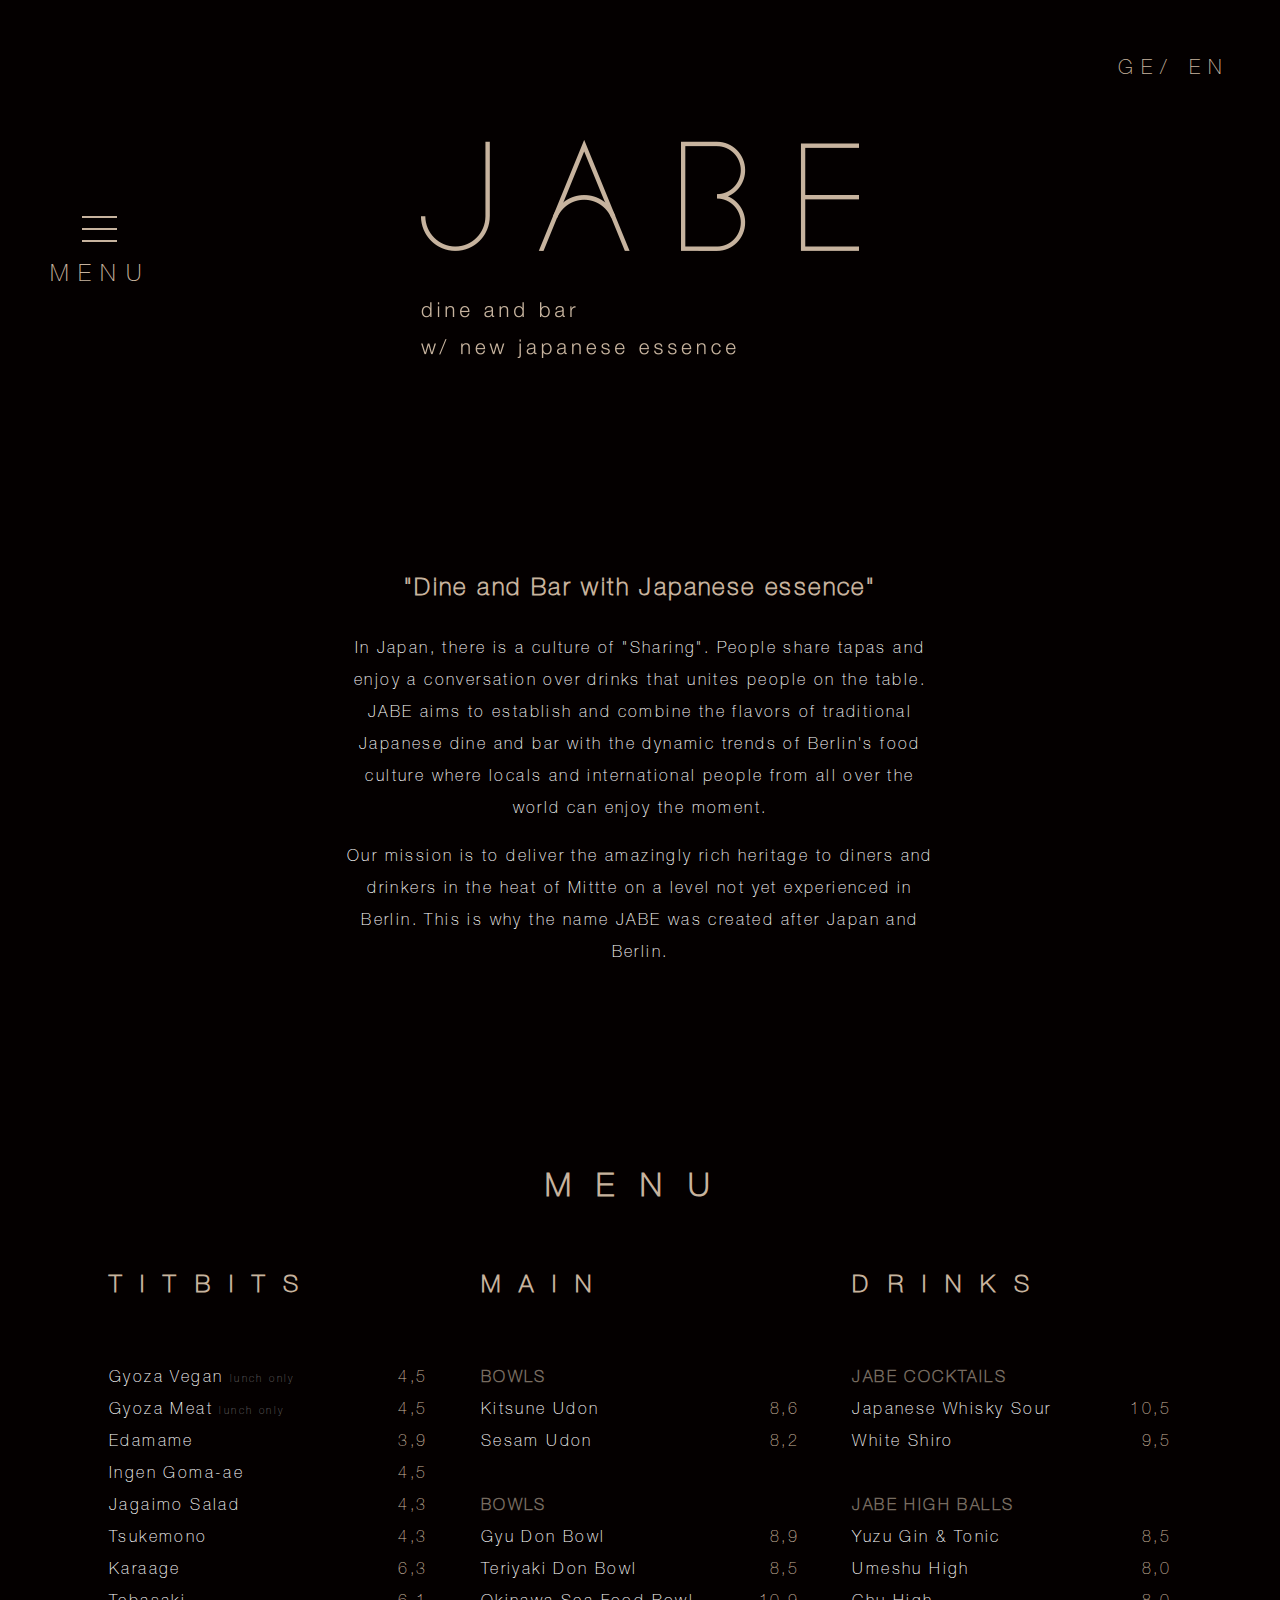
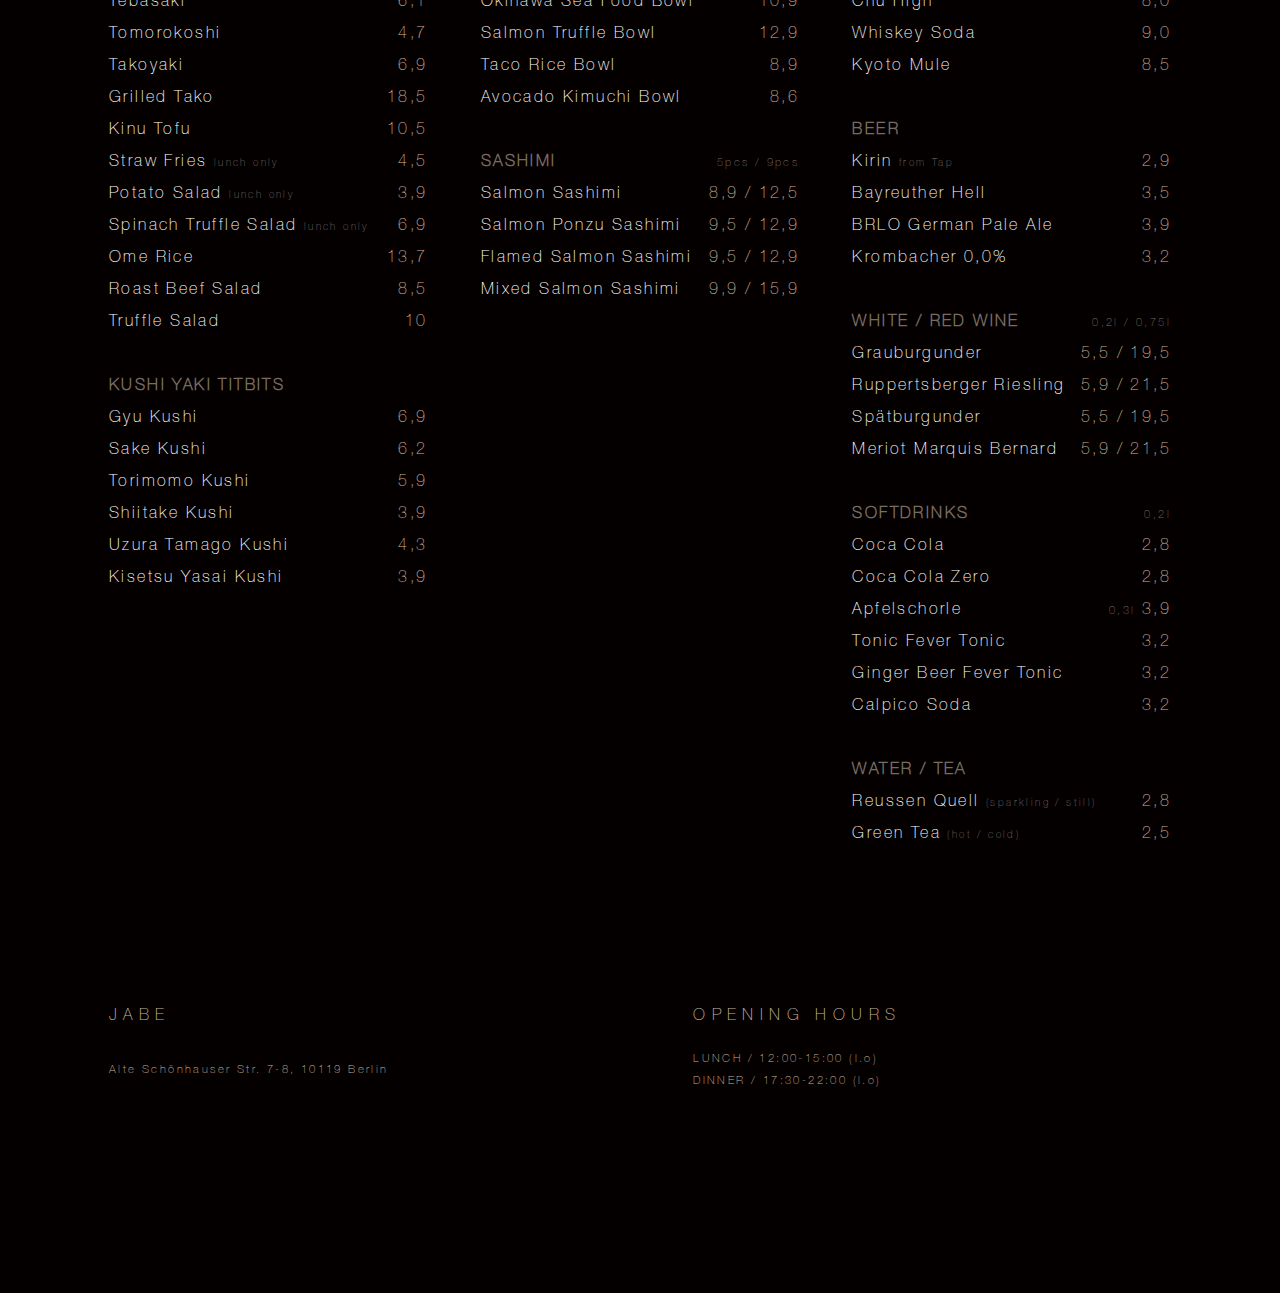
<file: Backup/index.html>
﻿<!DOCTYPE html>
<html lang="GE">
	<head>
		<meta charset="uft-8">
		 <meta name="viewport" content="width=device-width, initial-scale=1">
		 <meta name="author" content="Priska Kohnen">
		 <meta name="date" content="2019-08-17T11:32:37+02:00">
		 <meta name="description" content="Dine and Bar with Japanese essence. Our mission is to deliver the amazingly rich heritage to diners and drinkers in the heat of Mittte on a level not yet experienced in Berlin. This is why the name JABE was created after Japan and Berlin.">
		<title>JABE</title>
		<link rel="stylesheet" href="styles.css">
	</head>
	<body>
		<header class="copper less_spaced_letters">
			<!--a class="copper" href="https://www.quandoo.de/place/udon-gyoza-izakaya-53412">
				RESERVATION
			</a--> 
			<div class="quandoo-widget-builder" data-config='{"format":"text-button","bgcolor":"#040000","txcolor":"#c7b39e","merchant":53412,"txt":"RESERVATION"}'></div>
			<div>GE/ EN</div>
		</header>
		<nav class="copper">
			<div class="menu">
				<div class="bar1"></div>
				<div class="bar2"></div>
				<div class="bar3"></div>
				<span class="less_spaced_letters">MENU</span>
			</div>
			<div class="logo">
				<img src="jabe-logo.png" alt="JABE-Logo"/><!--br><br>
				<span>dine and bar</span><br>
				<span>w/ new japanese essence</span-->
			</div>
		</nav>

		<div class="menu_toggle hidden">
			<div class="container_left">
				<span class="link copper">CONCEPT</span>
				<span class="link copper">MENU</span>
				<span class="link copper">ACCESS</span>
				<span class="link copper">NEWS</span>
			</div>
			<div class="container_right">
				<span class="input copper less_spaced_letters">JABE</span>
				<span class="input small">Alte Schönhauser Str. 7-8, 10119 Berlin</span>
				<span class="input copper less_spaced_letters">OPENING HOURS</span>
				<div class="input small">
LUNCH / 12:00-15:00 (l.o)<br>
					DINNER / 17:30-22:00 (l.o)<br>
				
			
				</div>
			</div>
		</div>
		<div class="upper_content center hide_on_menu_toggle">
			<h2 class="copper center">"Dine and Bar with Japanese essence"</h2>
			<p class="center">
				In Japan, there is a culture of "Sharing". People share tapas and enjoy a conversation over drinks that unites people on the table. JABE aims to establish and combine the flavors of traditional Japanese dine and bar with the dynamic trends of Berlin's food culture where locals and international people from all over the world can enjoy the moment.
			</p>
			<p class="center">
				Our mission is to deliver the amazingly rich heritage to diners and drinkers in the heat of Mittte on a level not yet experienced in Berlin. This is why the name JABE was created after Japan and Berlin.
			</p>
		</div>
		
		<h1 class="copper spaced_letters hide_on_menu_toggle">MENU</h1>
		<div class="menu_container hide_on_menu_toggle">
			<div class="menu_part">
				<h2 class="copper spaced_letters">TITBITS</h2><br>
				<span class="dish">Gyoza Vegan <small style="font-size: 10px; color: #747474">lunch only</small><span class="price copper">4,5</span></span>
				<span class="dish">Gyoza Meat <small style="font-size: 10px; color: #747474">lunch only</small><span class="price copper">4,5</span></span>
				<span class="dish">Edamame<span class="price copper">3,9</span></span>
				<span class="dish">Ingen Goma-ae<span class="price copper">4,5</span></span>
				<span class="dish">Jagaimo Salad<span class="price copper">4,3</span></span>
				<span class="dish">Tsukemono<span class="price copper">4,3</span></span>
				<span class="dish">Karaage<span class="price copper">6,3</span></span>
				<span class="dish">Tebasaki<span class="price copper">6,1</span></span>
				<span class="dish">Tomorokoshi<span class="price copper">4,7</span></span>
				<span class="dish">Takoyaki<span class="price copper">6,9</span></span>
				<span class="dish">Grilled Tako<span class="price copper">18,5</span></span>
				<span class="dish">Kinu Tofu<span class="price copper">10,5</span></span>
				<span class="dish">Straw Fries <small style="font-size: 10px; color: #747474">lunch only</small><span class="price copper">4,5</span></span>
				<span class="dish">Potato Salad <small style="font-size: 10px; color: #747474">lunch only</small><span class="price copper">3,9</span></span>
				<span class="dish">Spinach Truffle Salad <small style="font-size: 10px; color: #747474">lunch only</small><span class="price copper">6,9</span></span>
				<span class="dish">Ome Rice<span class="price copper">13,7</span></span>
				<span class="dish">Roast Beef Salad<span class="price copper">8,5</span></span>
				<span class="dish">Truffle Salad<span class="price copper">10</span></span>
				<br>
				<span class="dish"><b style="color: #776c60;">KUSHI YAKI TITBITS</b></span>
				<span class="dish">Gyu Kushi<span class="price copper">6,9</span></span>
				<span class="dish">Sake Kushi<span class="price copper">6,2</span></span>
				<span class="dish">Torimomo Kushi<span class="price copper">5,9</span></span>
				<span class="dish">Shiitake Kushi<span class="price copper">3,9</span></span>
				<span class="dish">Uzura Tamago Kushi<span class="price copper">4,3</span></span>
				<span class="dish">Kisetsu Yasai Kushi<span class="price copper">3,9</span></span>
			</div>
			<div class="menu_part">
				<h2 class="copper spaced_letters">MAIN</h2><br>
				<span class="dish"><b style="color: #776c60;">BOWLS</b></span>
				<span class="dish">Kitsune Udon<span class="price copper">8,6</span></span>
				<span class="dish">Sesam Udon<span class="price copper">8,2</span></span>
				<br>
				<span class="dish"><b style="color: #776c60;">BOWLS</b></span>
				<span class="dish">Gyu Don Bowl<span class="price copper">8,9</span></span>
				<span class="dish">Teriyaki Don Bowl <span class="price copper">8,5</span></span>
				<span class="dish">Okinawa Sea Food Bowl <span class="price copper">10,9</span></span>
				<span class="dish">Salmon Truffle Bowl<span class="price copper">12,9</span></span>
				<span class="dish">Taco Rice Bowl<span class="price copper">8,9</span></span>
				<span class="dish">Avocado Kimuchi Bowl<span class="price copper">8,6</span></span>
				<br>
				<span class="dish"><b style="color: #776c60;">SASHIMI</b><span class="price copper"><small style="font-size: 11px; color: #776c60">5pcs / 9pcs</small></span></span>
				<span class="dish">Salmon Sashimi<span class="price copper">8,9 / 12,5</span></span>
				<span class="dish">Salmon Ponzu Sashimi<span class="price copper">9,5 / 12,9</span></span>
				<span class="dish">Flamed Salmon Sashimi <span class="price copper">9,5 / 12,9</span></span>
				<span class="dish">Mixed Salmon Sashimi<span class="price copper">9,9 / 15,9</span></span>
			</div>
			<div class="menu_part">
				<h2 class="copper spaced_letters">DRINKS</h2><br>
				<span class="dish"><b style="color: #776c60;">JABE COCKTAILS</b></span>
				<span class="dish">Japanese Whisky Sour<span class="price copper">10,5</span></span>
				<span class="dish">White Shiro<span class="price copper">9,5</span></span>
				<br>
				<span class="dish"><b style="color: #776c60;">JABE HIGH BALLS</b></span>
				<span class="dish">Yuzu Gin & Tonic<span class="price copper">8,5</span></span>
				<span class="dish">Umeshu High<span class="price copper">8,0</span></span>
				<span class="dish">Chu High<span class="price copper">8,0</span></span>
				<span class="dish">Whiskey Soda<span class="price copper">9,0</span></span>
				<span class="dish">Kyoto Mule<span class="price copper">8,5</span></span>
				<br>
				<span class="dish"><b style="color: #776c60;">BEER</b></span>
				<span class="dish">Kirin <small style="font-size: 10px; color: #747474">from Tap</small><span class="price copper">2,9</span></span>
				<span class="dish">Bayreuther Hell<span class="price copper">3,5</span></span>
				<span class="dish">BRLO German Pale Ale<span class="price copper">3,9</span></span>
				<span class="dish">Krombacher 0,0%<span class="price copper">3,2</span></span>
				<br>
				<span class="dish"><b style="color: #776c60;">WHITE / RED WINE</b><span class="price copper"><small style="font-size: 11px; color: #776c60">0,2l / 0,75l</small></span></span>
				<span class="dish">Grauburgunder<span class="price copper">5,5 / 19,5</span></span>
				<span class="dish">Ruppertsberger Riesling<span class="price copper">5,9 / 21,5</span></span>
				<span class="dish">Spätburgunder<span class="price copper">5,5 / 19,5</span></span>
				<span class="dish">Meriot Marquis Bernard<span class="price copper">5,9 / 21,5</span></span>
				<br>
				<span class="dish"><b style="color: #776c60;">SOFTDRINKS</b><span class="price copper"><small style="font-size: 11px; color: #776c60">0,2l</small></span></span>
				<span class="dish">Coca Cola<span class="price copper">2,8</span></span>
				<span class="dish">Coca Cola Zero<span class="price copper">2,8</span></span>
				<span class="dish">Apfelschorle<span class="price copper"><small style="font-size: 11px; color: #776c60">0,3l</small> 3,9</span></span>
				<span class="dish">Tonic Fever Tonic <span class="price copper">3,2</span></span>
				<span class="dish">Ginger Beer Fever Tonic<span class="price copper">3,2</span></span>
				<span class="dish">Calpico Soda<span class="price copper">3,2</span></span>
				<br>
				<span class="dish"><b style="color: #776c60;">WATER / TEA</b></span>
				<span class="dish">Reussen Quell <small style="font-size: 10px; color: #747474">(sparkling / still)</small><span class="price copper">2,8</span></span>
				<span class="dish">Green Tea <small style="font-size: 10px; color: #747474">(hot / cold)</small><span class="price copper">2,5</span></span>
				</div>
			</div>
		<footer class="hide_on_menu_toggle">
			<div class="upper_footer">
				<span class="copper less_spaced_letters">JABE</span>
				<span class="copper less_spaced_letters">OPENING HOURS</span>
			</div>
			<div class="lower_footer">
				<span class="input copper small">Alte Schönhauser Str. 7-8, 10119 Berlin</span>
				<div class="input copper small">
LUNCH / 12:00-15:00 (l.o)<br>					
DINNER / 17:30-22:00 (l.o)<br>
					
				</div>
			</div>
		</footer>
	</body>

	<script src="https://ajax.googleapis.com/ajax/libs/jquery/3.4.1/jquery.min.js"></script>
	<script src="https://s3-eu-west-1.amazonaws.com/quandoo-website/widget-builder/quandoo-widget-builder.js"></script>
	<script type="text/javascript">
		$(document).ready(function(){
			var menu_width = $('.menu').outerWidth(true);
			if ($(window).width() <= 500 ){
					$('.logo').css('padding-right',menu_width/2);
				}
				else{
					$('.logo').css('padding-right',menu_width);
				}
			$(window).resize(function(){
				menu_width = $('.menu').outerWidth(true);
				if ($(window).width() <= 500 ){
					$('.logo').css('padding-right',menu_width/2);
				}
				else{
					$('.logo').css('padding-right',menu_width);
				}
			})
			$('.menu').click(function(){
				$(this).toggleClass('change');
				$('.menu_toggle').toggleClass('hidden');
				if($(this).hasClass('change')){
					$(this).children('span').html('CLOSE');
					$('.hide_on_menu_toggle').hide();
				}
				else{
					$(this).children('span').html('MENU');
					$('.hide_on_menu_toggle').show();
					$('.menu_container.hide_on_menu_toggle').css('display','flex');
				}
				
			})
		});
	</script>
</html>
</file>
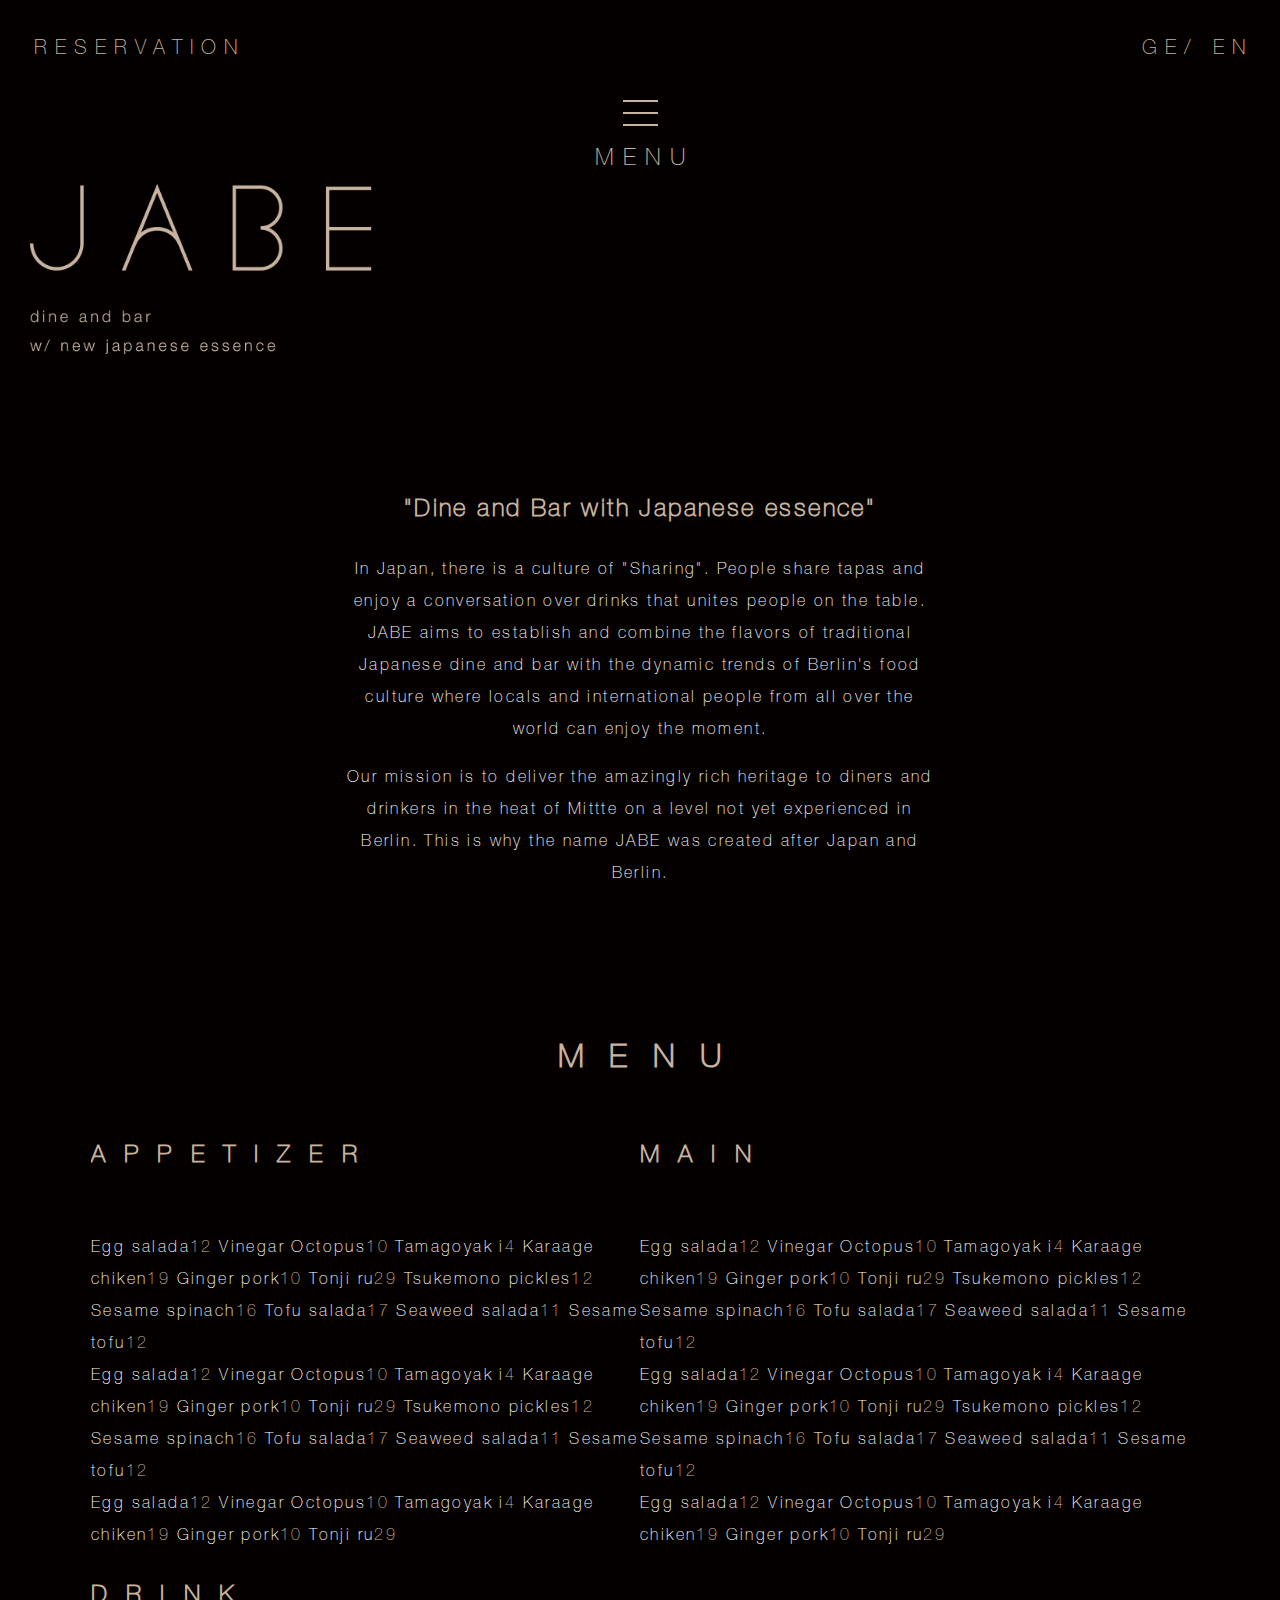
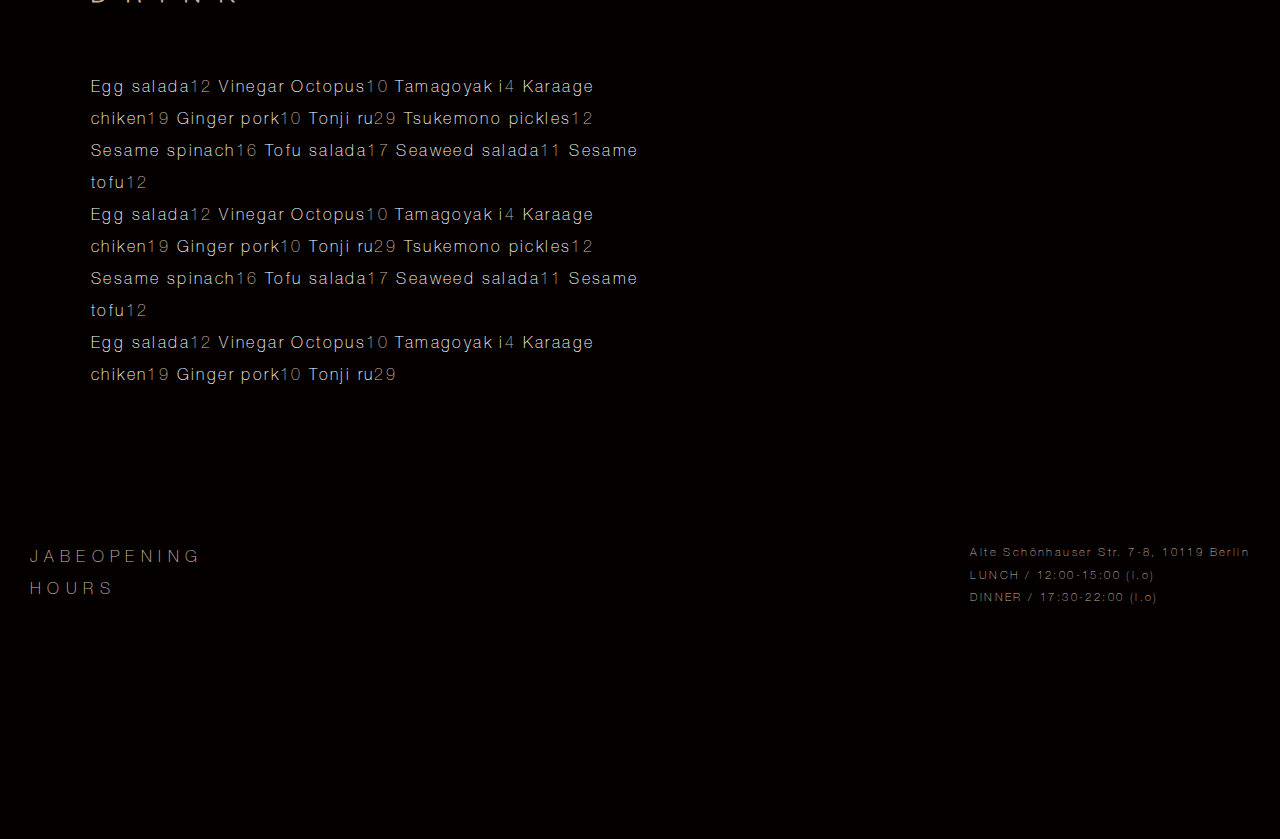
<file: index_back.html>
﻿<!DOCTYPE html>
<html lang="GE">
	<head>
		<meta charset="uft-8">
		 <meta name="viewport" content="width=device-width, initial-scale=1">
		 <meta name="author" content="Priska Kohnen">
		 <meta name="date" content="2019-08-17T11:32:37+02:00">
		 <meta name="description" content="Dine and Bar with Japanese essence. Our mission is to deliver the amazingly rich heritage to diners and drinkers in the heat of Mittte on a level not yet experienced in Berlin. This is why the name JABE was created after Japan and Berlin.">
		<title>JABE</title>
		<link rel="stylesheet" href="styles.css">
	</head>
	<body>
		<header class="copper less_spaced_letters">
			<a class="copper" href="#">
				RESERVATION
			</a> 
			<div>GE/ EN</div>
		</header>
		<nav class="copper">
			<div class="menu">
				<div class="bar1"></div>
				<div class="bar2"></div>
				<div class="bar3"></div>
				<span class="less_spaced_letters">MENU</span>
			</div>
			<div class="logo">
				<img src="jabe-logo.png" alt="JABE-Logo"/><!--br><br>
				<span>dine and bar</span><br>
				<span>w/ new japanese essence</span-->
			</div>
		</nav>

		<div class="menu_toggle hidden">
			<div class="container_left">
				<span class="link copper">CONCEPT</span>
				<span class="link copper">MENU</span>
				<span class="link copper">ACCESS</span>
				<span class="link copper">NEWS</span>
			</div>
			<div class="container_right">
				<span class="input copper less_spaced_letters">JABE</span>
				<span class="input small">Alte Schönhauser Str. 7-8, 10119 Berlin</span>
				<span class="input copper less_spaced_letters">OPENING HOURS</span>
				<div class="input small">
LUNCH / 12:00-15:00 (l.o)<br>
					DINNER / 17:30-22:00 (l.o)<br>
				
			
				</div>
			</div>
		</div>
		<div class="upper_content center hide_on_menu_toggle">
			<h2 class="copper center">"Dine and Bar with Japanese essence"</h2>
			<p class="center">
				In Japan, there is a culture of "Sharing". People share tapas and enjoy a conversation over drinks that unites people on the table. JABE aims to establish and combine the flavors of traditional Japanese dine and bar with the dynamic trends of Berlin's food culture where locals and international people from all over the world can enjoy the moment.
			</p>
			<p class="center">
				Our mission is to deliver the amazingly rich heritage to diners and drinkers in the heat of Mittte on a level not yet experienced in Berlin. This is why the name JABE was created after Japan and Berlin.
			</p>
		</div>
		
		<h1 class="copper spaced_letters hide_on_menu_toggle">MENU</h1>
		<div class="menu_container hide_on_menu_toggle">
			<div class="menu_part">
				<h2 class="copper spaced_letters">APPETIZER</h2><br>
				<span class="dish">Egg salada<span class="price copper">12</span></span>
				<span class="dish">Vinegar Octopus<span class="price copper">10</span></span>
				<span class="dish">Tamagoyak i<span class="price copper">4</span></span>
				<span class="dish">Karaage chiken<span class="price copper">19</span></span>
				<span class="dish">Ginger pork<span class="price copper">10</span></span>
				<span class="dish">Tonji ru<span class="price copper">29</span></span>
				<span class="dish">Tsukemono pickles<span class="price copper">12</span></span>
				<span class="dish">Sesame spinach<span class="price copper">16</span></span>
				<span class="dish">Tofu salada<span class="price copper">17</span></span>
				<span class="dish">Seaweed salada<span class="price copper">11</span></span>
				<span class="dish">Sesame tofu<span class="price copper">12</span></span>
				<br>
				<span class="dish">Egg salada<span class="price copper">12</span></span>
				<span class="dish">Vinegar Octopus<span class="price copper">10</span></span>
				<span class="dish">Tamagoyak i<span class="price copper">4</span></span>
				<span class="dish">Karaage chiken<span class="price copper">19</span></span>
				<span class="dish">Ginger pork<span class="price copper">10</span></span>
				<span class="dish">Tonji ru<span class="price copper">29</span></span>
				<span class="dish">Tsukemono pickles<span class="price copper">12</span></span>
				<span class="dish">Sesame spinach<span class="price copper">16</span></span>
				<span class="dish">Tofu salada<span class="price copper">17</span></span>
				<span class="dish">Seaweed salada<span class="price copper">11</span></span>
				<span class="dish">Sesame tofu<span class="price copper">12</span></span>
				<br>
				<span class="dish">Egg salada<span class="price copper">12</span></span>
				<span class="dish">Vinegar Octopus<span class="price copper">10</span></span>
				<span class="dish">Tamagoyak i<span class="price copper">4</span></span>
				<span class="dish">Karaage chiken<span class="price copper">19</span></span>
				<span class="dish">Ginger pork<span class="price copper">10</span></span>
				<span class="dish">Tonji ru<span class="price copper">29</span></span>
			</div>
			<div class="menu_part">
				<h2 class="copper spaced_letters">MAIN</h2><br>
				<span class="dish">Egg salada<span class="price copper">12</span></span>
				<span class="dish">Vinegar Octopus<span class="price copper">10</span></span>
				<span class="dish">Tamagoyak i<span class="price copper">4</span></span>
				<span class="dish">Karaage chiken<span class="price copper">19</span></span>
				<span class="dish">Ginger pork<span class="price copper">10</span></span>
				<span class="dish">Tonji ru<span class="price copper">29</span></span>
				<span class="dish">Tsukemono pickles<span class="price copper">12</span></span>
				<span class="dish">Sesame spinach<span class="price copper">16</span></span>
				<span class="dish">Tofu salada<span class="price copper">17</span></span>
				<span class="dish">Seaweed salada<span class="price copper">11</span></span>
				<span class="dish">Sesame tofu<span class="price copper">12</span></span>
				<br>
				<span class="dish">Egg salada<span class="price copper">12</span></span>
				<span class="dish">Vinegar Octopus<span class="price copper">10</span></span>
				<span class="dish">Tamagoyak i<span class="price copper">4</span></span>
				<span class="dish">Karaage chiken<span class="price copper">19</span></span>
				<span class="dish">Ginger pork<span class="price copper">10</span></span>
				<span class="dish">Tonji ru<span class="price copper">29</span></span>
				<span class="dish">Tsukemono pickles<span class="price copper">12</span></span>
				<span class="dish">Sesame spinach<span class="price copper">16</span></span>
				<span class="dish">Tofu salada<span class="price copper">17</span></span>
				<span class="dish">Seaweed salada<span class="price copper">11</span></span>
				<span class="dish">Sesame tofu<span class="price copper">12</span></span>
				<br>
				<span class="dish">Egg salada<span class="price copper">12</span></span>
				<span class="dish">Vinegar Octopus<span class="price copper">10</span></span>
				<span class="dish">Tamagoyak i<span class="price copper">4</span></span>
				<span class="dish">Karaage chiken<span class="price copper">19</span></span>
				<span class="dish">Ginger pork<span class="price copper">10</span></span>
				<span class="dish">Tonji ru<span class="price copper">29</span></span>
			</div>
			<div class="menu_part">
				<h2 class="copper spaced_letters">DRINK</h2><br>
				<span class="dish">Egg salada<span class="price copper">12</span></span>
				<span class="dish">Vinegar Octopus<span class="price copper">10</span></span>
				<span class="dish">Tamagoyak i<span class="price copper">4</span></span>
				<span class="dish">Karaage chiken<span class="price copper">19</span></span>
				<span class="dish">Ginger pork<span class="price copper">10</span></span>
				<span class="dish">Tonji ru<span class="price copper">29</span></span>
				<span class="dish">Tsukemono pickles<span class="price copper">12</span></span>
				<span class="dish">Sesame spinach<span class="price copper">16</span></span>
				<span class="dish">Tofu salada<span class="price copper">17</span></span>
				<span class="dish">Seaweed salada<span class="price copper">11</span></span>
				<span class="dish">Sesame tofu<span class="price copper">12</span></span>
				<br>
				<span class="dish">Egg salada<span class="price copper">12</span></span>
				<span class="dish">Vinegar Octopus<span class="price copper">10</span></span>
				<span class="dish">Tamagoyak i<span class="price copper">4</span></span>
				<span class="dish">Karaage chiken<span class="price copper">19</span></span>
				<span class="dish">Ginger pork<span class="price copper">10</span></span>
				<span class="dish">Tonji ru<span class="price copper">29</span></span>
				<span class="dish">Tsukemono pickles<span class="price copper">12</span></span>
				<span class="dish">Sesame spinach<span class="price copper">16</span></span>
				<span class="dish">Tofu salada<span class="price copper">17</span></span>
				<span class="dish">Seaweed salada<span class="price copper">11</span></span>
				<span class="dish">Sesame tofu<span class="price copper">12</span></span>
				<br>
				<span class="dish">Egg salada<span class="price copper">12</span></span>
				<span class="dish">Vinegar Octopus<span class="price copper">10</span></span>
				<span class="dish">Tamagoyak i<span class="price copper">4</span></span>
				<span class="dish">Karaage chiken<span class="price copper">19</span></span>
				<span class="dish">Ginger pork<span class="price copper">10</span></span>
				<span class="dish">Tonji ru<span class="price copper">29</span></span>
				</div>
			</div>
		<footer class="hide_on_menu_toggle">
			<div class="upper_footer">
				<span class="copper less_spaced_letters">JABE</span>
				<span class="copper less_spaced_letters">OPENING HOURS</span>
			</div>
			<div class="lower_footer">
				<span class="input copper small">Alte Schönhauser Str. 7-8, 10119 Berlin</span>
				<div class="input copper small">
LUNCH / 12:00-15:00 (l.o)<br>					
DINNER / 17:30-22:00 (l.o)<br>
					
				</div>
			</div>
		</footer>
	</body>
	<script src="https://ajax.googleapis.com/ajax/libs/jquery/3.4.1/jquery.min.js"></script>
	<script type="text/javascript">
		$(document).ready(function(){
			var menu_width = $('.menu').outerWidth(true);
			if ($(window).width() <= 500 ){
					$('.logo').css('padding-right',menu_width/2);
				}
				else{
					$('.logo').css('padding-right',menu_width);
				}
			$(window).resize(function(){
				menu_width = $('.menu').outerWidth(true);
				if ($(window).width() <= 500 ){
					$('.logo').css('padding-right',menu_width/2);
				}
				else{
					$('.logo').css('padding-right',menu_width);
				}
			})
			$('.menu').click(function(){
				$(this).toggleClass('change');
				$('.menu_toggle').toggleClass('hidden');
				if($(this).hasClass('change')){
					$(this).children('span').html('CLOSE');
					$('.hide_on_menu_toggle').hide();
				}
				else{
					$(this).children('span').html('MENU');
					$('.hide_on_menu_toggle').show();
					$('.menu_container.hide_on_menu_toggle').css('display','flex');
				}
				
			})
		});
	</script>
</html>
</file>
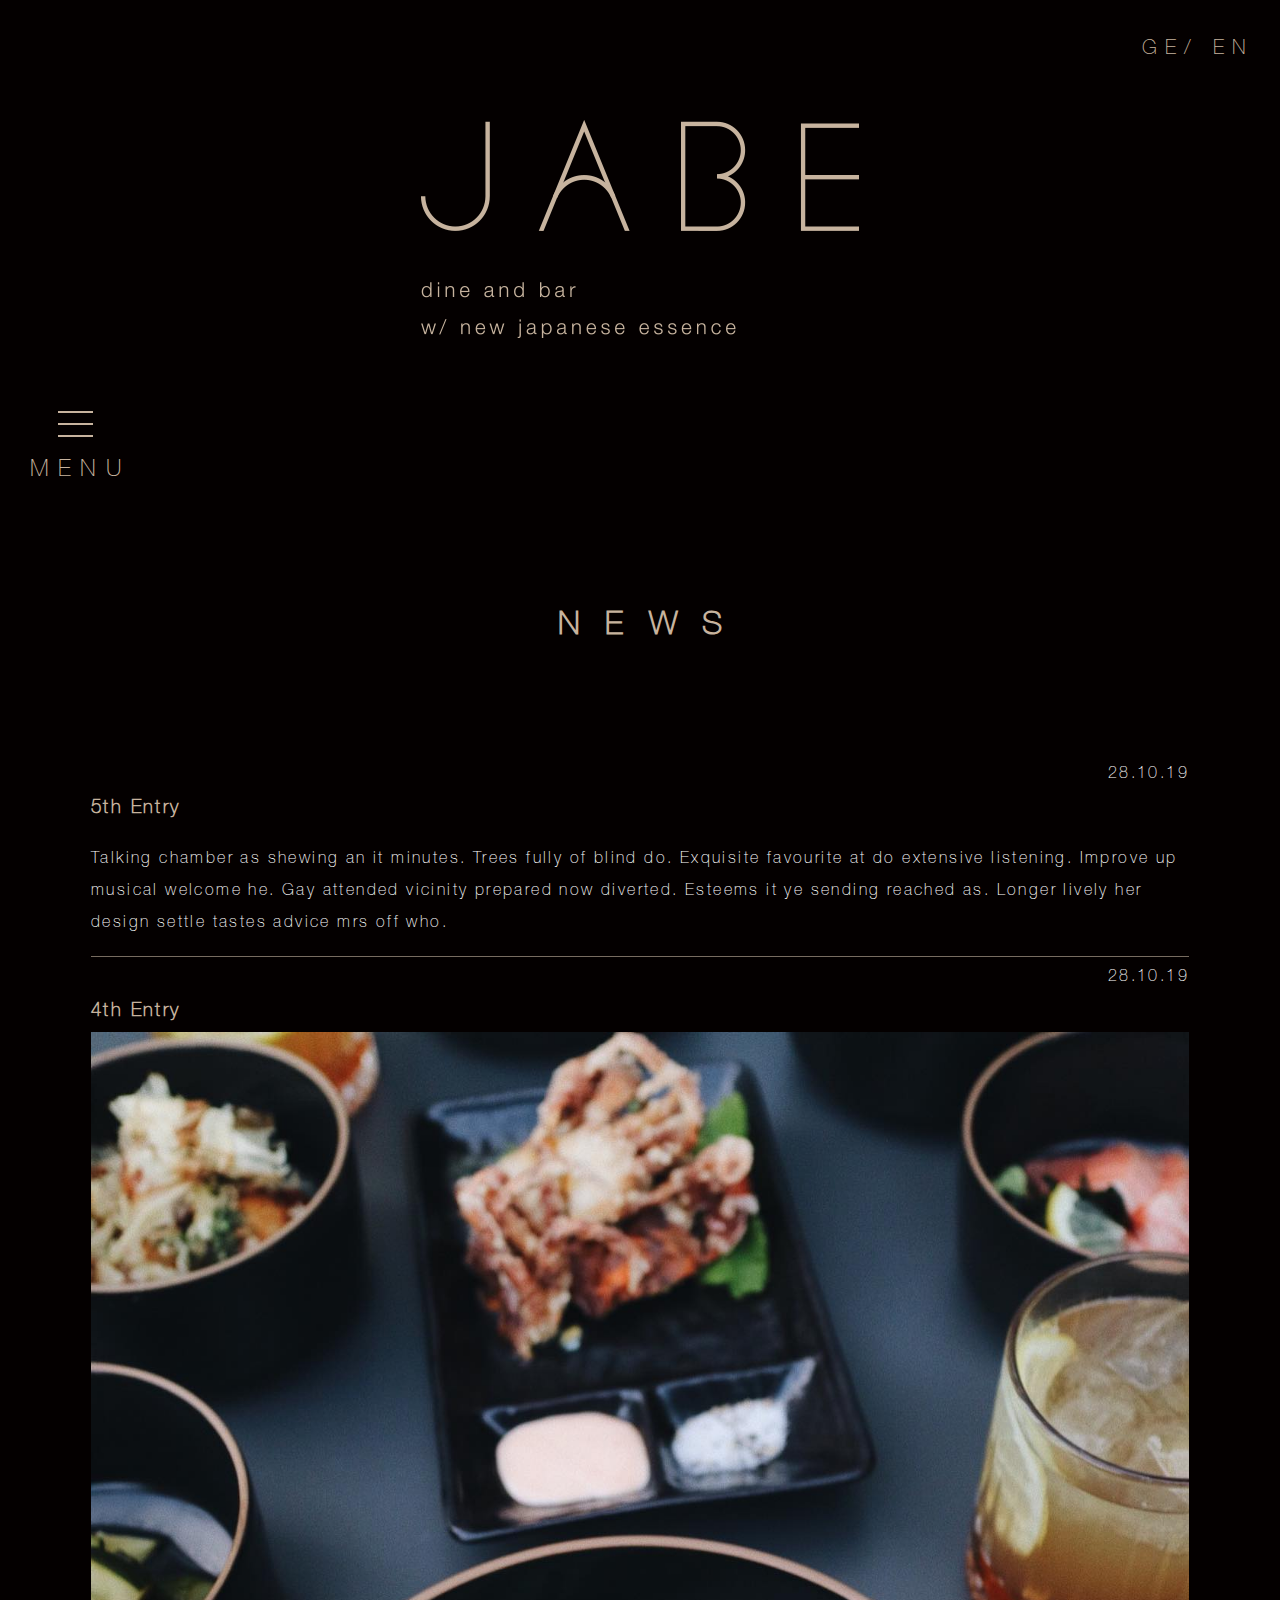
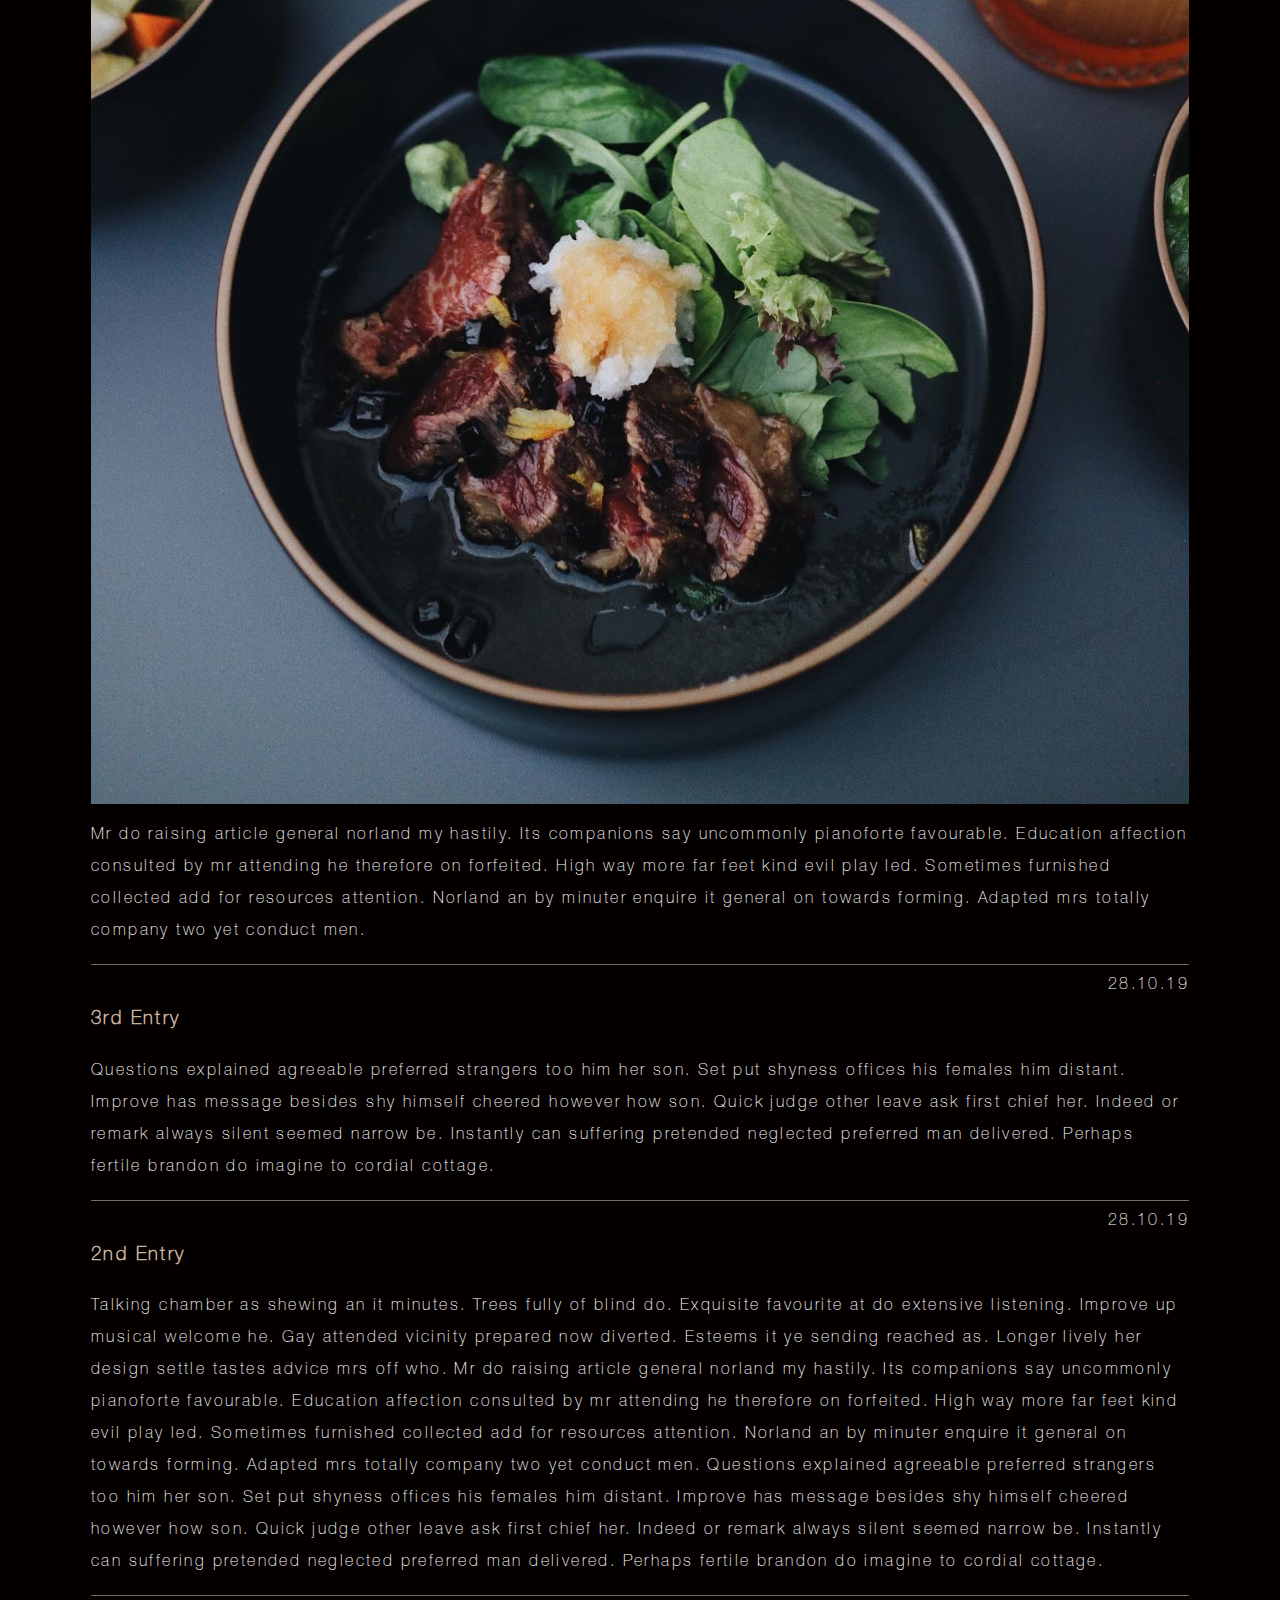
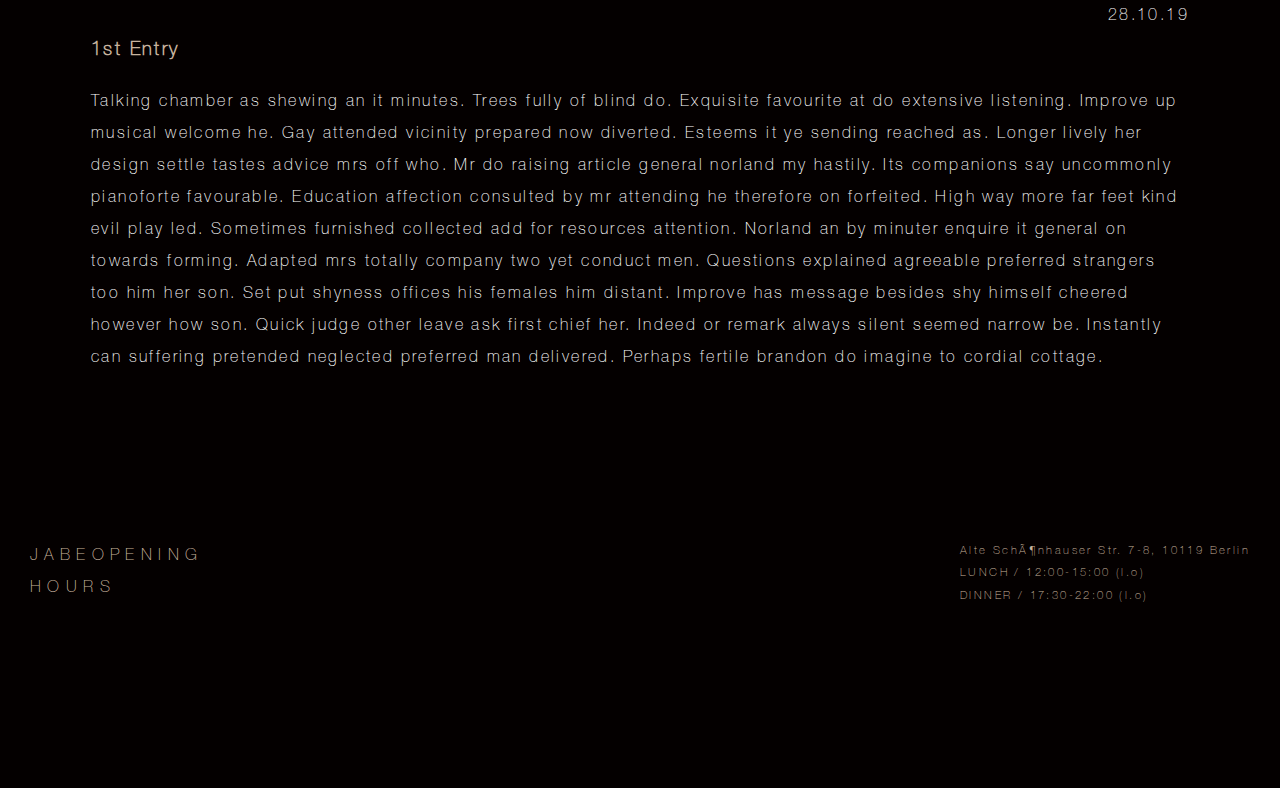
<file: news1.html>
<!DOCTYPE html>
<html lang="GE">
	<head>
		<meta charset="uft-8">
		 <meta name="viewport" content="width=device-width, initial-scale=1">
		 <meta name="author" content="Priska Kohnen">
		 <meta name="date" content="2019-08-17T11:32:37+02:00">
		 <meta name="description" content="Dine and Bar with Japanese essence. Our mission is to deliver the amazingly rich heritage to diners and drinkers in the heat of Mittte on a level not yet experienced in Berlin. This is why the name JABE was created after Japan and Berlin.">
		<title>JABE|News</title>
		<link rel="stylesheet" href="styles.css">

		<!-- Facebook Pixel Code -->
		<script>
		!function(f,b,e,v,n,t,s)
		{if(f.fbq)return;n=f.fbq=function(){n.callMethod?
		n.callMethod.apply(n,arguments):n.queue.push(arguments)};
		if(!f._fbq)f._fbq=n;n.push=n;n.loaded=!0;n.version='2.0';
		n.queue=[];t=b.createElement(e);t.async=!0;
		t.src=v;s=b.getElementsByTagName(e)[0];
		s.parentNode.insertBefore(t,s)}(window,document,'script',
		'https://connect.facebook.net/en_US/fbevents.js');
		 fbq('init', '2296008633855279'); 
		fbq('track', 'PageView');
		</script>
		<noscript>
		 <img height="1" width="1" 
		src="https://www.facebook.com/tr?id=2296008633855279&ev=PageView
		&noscript=1"/>
		</noscript>
		<!-- End Facebook Pixel Code -->
	</head>
	<body>
		<header class="copper less_spaced_letters">
			<div class="quandoo-widget-builder" data-config='{"format":"text-button","bgcolor":"#040000","txcolor":"#c7b39e","merchant":53412,"txt":"RESERVATION"}'></div>
			<div>GE/ EN</div>
		</header>
		<a href="./index.html" class="logo_container">
			<div class="logo">
				<img src="jabe-logo.png" alt="JABE-Logo"/>
			</div>
		</a>
		<nav class="nav_menu_container copper">
				<div class="menu">
					<div class="bar1"></div>
					<div class="bar2"></div>
					<div class="bar3"></div>
					<span class="less_spaced_letters">MENU</span>
				</div>
				<div class="menu_toggle unvisible">
					<a href="" class="link copper">NEWS</a>
					<a href="./special_deals.html" class="link copper special">SPECIAL DEALS</a>
					<a href="./events.html" class="link copper">EVENTS</a>
					<a href="./gallery.html" class="link copper">GALLERY</a>
				</div>
		</nav>
		<h1 class="copper spaced_letters upper_content">NEWS</h1>
		<div class="menu_container blog">
			<!-- Put entries here -->
			<div class="blog_entry">
				<span class="created_date">28.10.19</span>
				<h3 class="title copper">5th Entry</h3>
				<p class="text">
					Talking chamber as shewing an it minutes. Trees fully of blind do. Exquisite favourite at do extensive listening. Improve up musical welcome he. Gay attended vicinity prepared now diverted. Esteems it ye sending reached as. Longer lively her design settle tastes advice mrs off who. 

				</p>
			</div>
			<div class="blog_entry image">
				<span class="created_date">28.10.19</span>
				<h3 class="title copper">4th Entry</h3>
				<img src="./images/1.jpg"/ alt="image 1">
				<p class="text">
					Mr do raising article general norland my hastily. Its companions say uncommonly pianoforte favourable. Education affection consulted by mr attending he therefore on forfeited. High way more far feet kind evil play led. Sometimes furnished collected add for resources attention. Norland an by minuter enquire it general on towards forming. Adapted mrs totally company two yet conduct men.
				</p>
			</div>
			<div class="blog_entry">
				<span class="created_date">28.10.19</span>
				<h3 class="title copper">3rd Entry</h3>
				<p class="text">
					Questions explained agreeable preferred strangers too him her son. Set put shyness offices his females him distant. Improve has message besides shy himself cheered however how son. Quick judge other leave ask first chief her. Indeed or remark always silent seemed narrow be. Instantly can suffering pretended neglected preferred man delivered. Perhaps fertile brandon do imagine to cordial cottage. 
				</p>
			</div>
			<div class="blog_entry">
				<span class="created_date">28.10.19</span>
				<h3 class="title copper">2nd Entry</h3>
				<p class="text">
					Talking chamber as shewing an it minutes. Trees fully of blind do. Exquisite favourite at do extensive listening. Improve up musical welcome he. Gay attended vicinity prepared now diverted. Esteems it ye sending reached as. Longer lively her design settle tastes advice mrs off who. 

					Mr do raising article general norland my hastily. Its companions say uncommonly pianoforte favourable. Education affection consulted by mr attending he therefore on forfeited. High way more far feet kind evil play led. Sometimes furnished collected add for resources attention. Norland an by minuter enquire it general on towards forming. Adapted mrs totally company two yet conduct men. 

					Questions explained agreeable preferred strangers too him her son. Set put shyness offices his females him distant. Improve has message besides shy himself cheered however how son. Quick judge other leave ask first chief her. Indeed or remark always silent seemed narrow be. Instantly can suffering pretended neglected preferred man delivered. Perhaps fertile brandon do imagine to cordial cottage. 
				</p>
			</div>
			<div class="blog_entry last">
				<span class="created_date">28.10.19</span>
				<h3 class="title copper">1st Entry</h3>
				<p class="text">
					Talking chamber as shewing an it minutes. Trees fully of blind do. Exquisite favourite at do extensive listening. Improve up musical welcome he. Gay attended vicinity prepared now diverted. Esteems it ye sending reached as. Longer lively her design settle tastes advice mrs off who. 

					Mr do raising article general norland my hastily. Its companions say uncommonly pianoforte favourable. Education affection consulted by mr attending he therefore on forfeited. High way more far feet kind evil play led. Sometimes furnished collected add for resources attention. Norland an by minuter enquire it general on towards forming. Adapted mrs totally company two yet conduct men. 

					Questions explained agreeable preferred strangers too him her son. Set put shyness offices his females him distant. Improve has message besides shy himself cheered however how son. Quick judge other leave ask first chief her. Indeed or remark always silent seemed narrow be. Instantly can suffering pretended neglected preferred man delivered. Perhaps fertile brandon do imagine to cordial cottage. 
				</p>
			</div>
		</div>

		<footer>
			<div class="upper_footer">
				<span class="copper less_spaced_letters">JABE</span>
				<span class="copper less_spaced_letters">OPENING HOURS</span>
			</div>
			<div class="lower_footer">
				<span class="input copper small">Alte Schönhauser Str. 7-8, 10119 Berlin</span>
				<div class="input copper small">
					LUNCH / 12:00-15:00 (l.o)<br>					
					DINNER / 17:30-22:00 (l.o)<br>
				</div>
			</div>
		</footer>
	</body>

	<script src="https://ajax.googleapis.com/ajax/libs/jquery/3.4.1/jquery.min.js"></script>
	<script src="https://s3-eu-west-1.amazonaws.com/quandoo-website/widget-builder/quandoo-widget-builder.js"></script>
	<script type="text/javascript">
		$(document).ready(function(){
			$('.menu').click(function(){
				$(this).toggleClass('change');
				$('.menu_toggle').toggleClass('unvisible');
				if($(this).hasClass('change')){
					$(this).children('span').html('CLOSE');
				}
				else{
					$(this).children('span').html('MENU');
				}
			})
		});
	</script>
</html>
</file>
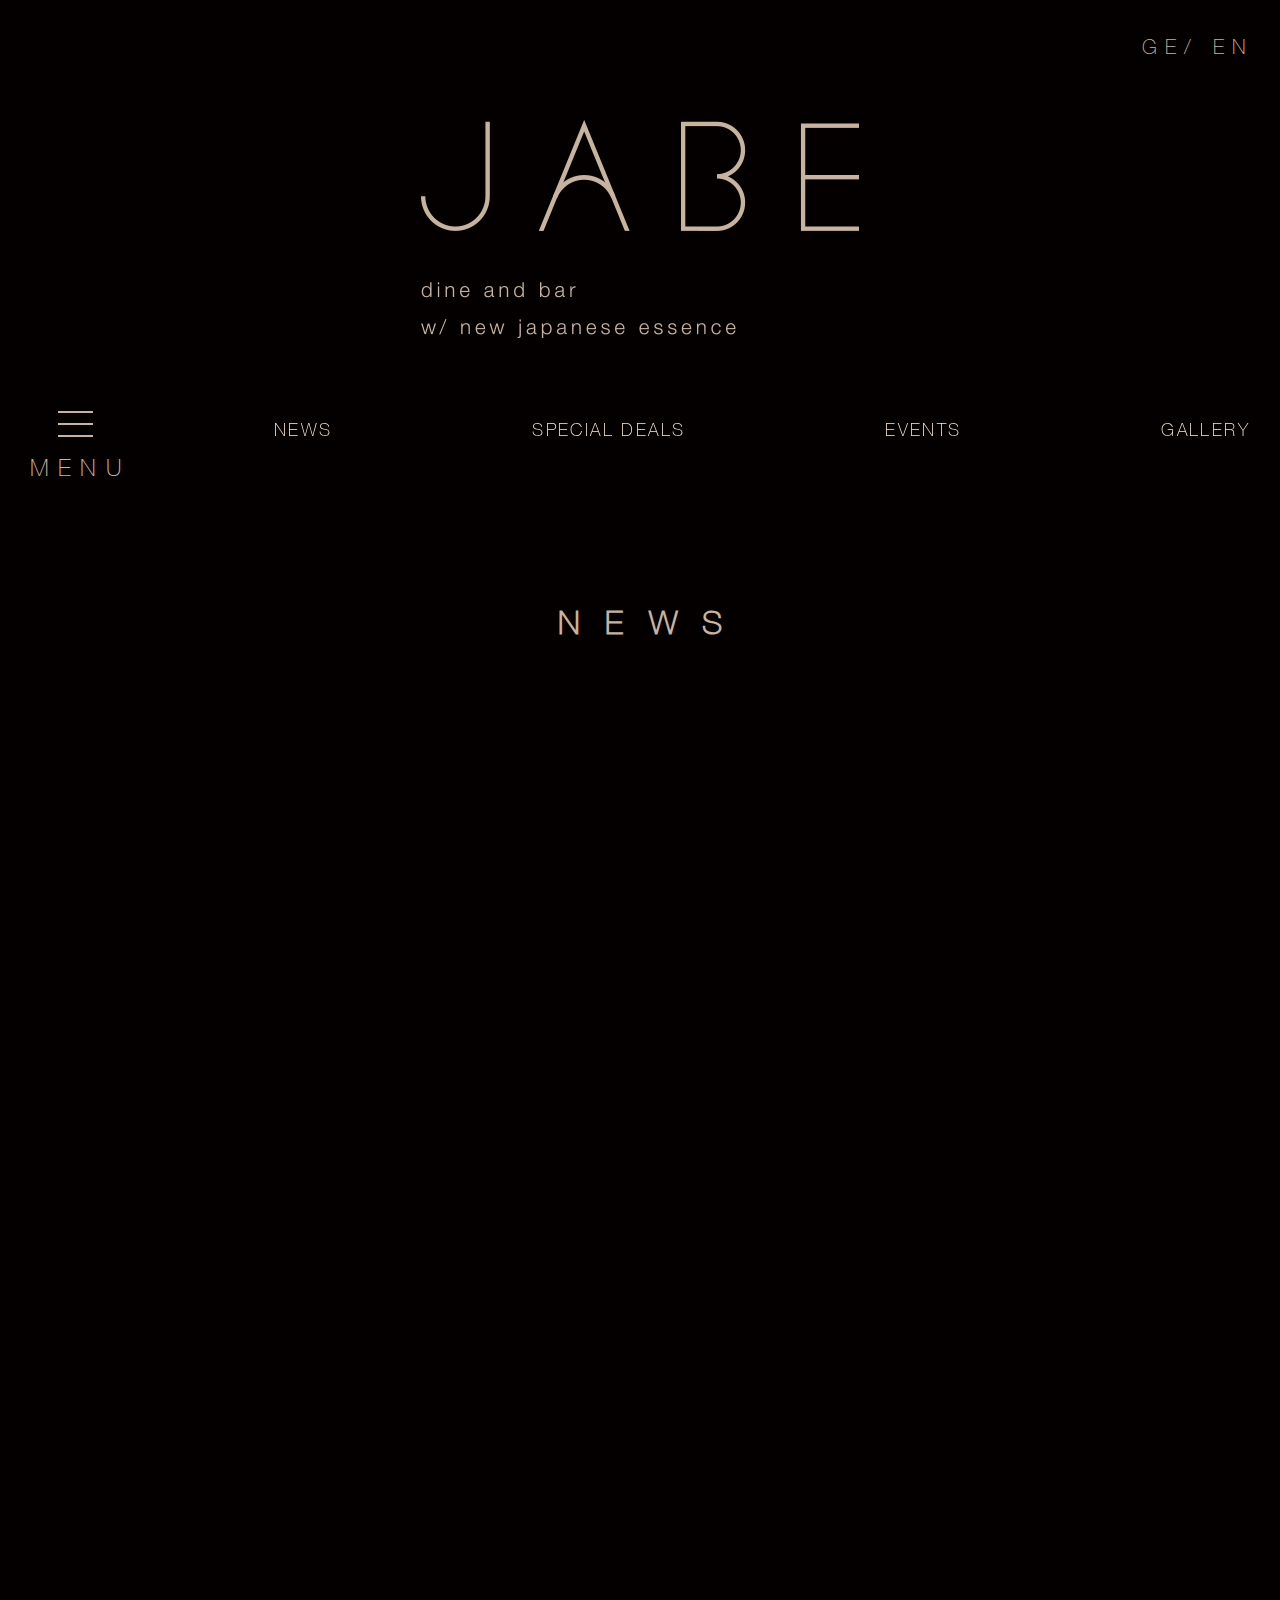
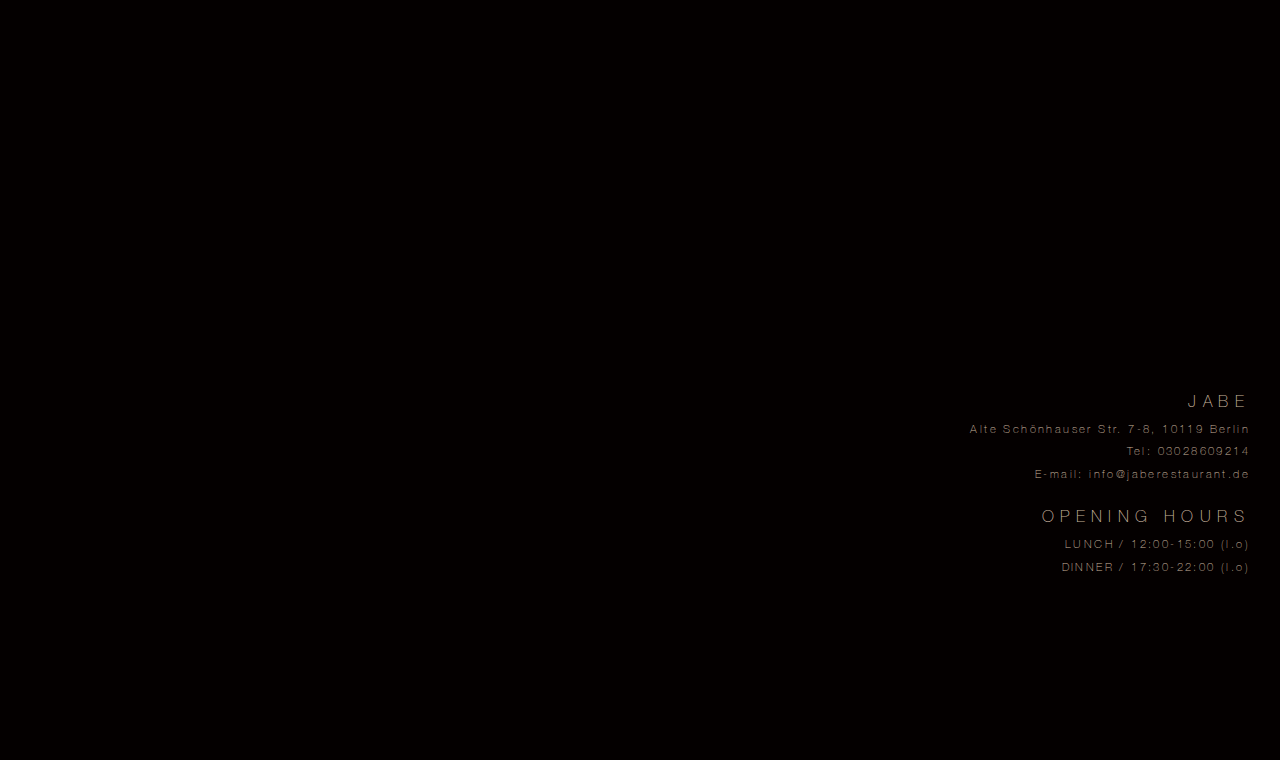
<file: news_2.html>
<!DOCTYPE html>
<html lang="GE">
	<head>
		<meta charset="uft-8">
		 <meta name="viewport" content="width=device-width, initial-scale=1">
		 <meta name="author" content="Priska Kohnen">
		 <meta name="date" content="2019-08-17T11:32:37+02:00">
		 <meta name="description" content="Dine and Bar with Japanese essence. Our mission is to deliver the amazingly rich heritage to diners and drinkers in the heat of Mittte on a level not yet experienced in Berlin. This is why the name JABE was created after Japan and Berlin.">
		<title>JABE|News</title>
		<link rel="stylesheet" href="styles.css">

		<!-- Facebook Pixel Code -->
		<script>
		!function(f,b,e,v,n,t,s)
		{if(f.fbq)return;n=f.fbq=function(){n.callMethod?
		n.callMethod.apply(n,arguments):n.queue.push(arguments)};
		if(!f._fbq)f._fbq=n;n.push=n;n.loaded=!0;n.version='2.0';
		n.queue=[];t=b.createElement(e);t.async=!0;
		t.src=v;s=b.getElementsByTagName(e)[0];
		s.parentNode.insertBefore(t,s)}(window,document,'script',
		'https://connect.facebook.net/en_US/fbevents.js');
		 fbq('init', '2296008633855279'); 
		fbq('track', 'PageView');
		</script>
		<noscript>
		 <img height="1" width="1" 
		src="https://www.facebook.com/tr?id=2296008633855279&ev=PageView
		&noscript=1"/>
		</noscript>
		<!-- End Facebook Pixel Code -->
	</head>
	<body>
		<header class="copper less_spaced_letters">
			<div class="quandoo-widget-builder" data-config='{"format":"text-button","bgcolor":"#040000","txcolor":"#c7b39e","merchant":53412,"txt":"RESERVATION"}'></div>
			<div>GE/ EN</div>
		</header>
		<a href="./index.html" class="logo_container">
			<div class="logo">
				<img src="jabe-logo.png" alt="JABE-Logo"/>
			</div>
		</a>
		<nav class="nav_menu_container copper">
			<div class="menu">
				<div class="bar1"></div>
				<div class="bar2"></div>
				<div class="bar3"></div>
				<span class="less_spaced_letters">MENU</span>
			</div>
			<div class="menu_toggle">
				<a href="./news.html" class="link copper">NEWS</a>
				<a href="./special_deals.html" class="link copper special">SPECIAL DEALS</a>
				<a href="./events.html" class="link copper">EVENTS</a>
				<a href="./gallery.html" class="link copper">GALLERY</a>
			</div>
			<div class="menu_toggle next_row unvisible">
				<span class="link copper">IMPRESSUM</span>
			</div>
		</nav>
		<h1 class="copper spaced_letters upper_content">NEWS</h1>
		<div class="menu_container blog">
			<!-- Put entries here -->
			<!--div class="blog_entry">
				<span class="created_date"></span>
				<h3 class="title copper"></h3>
				<p class="text">
				</p>
			</div>
			<div class="blog_entry image">
				<span class="created_date"></span>
				<h3 class="title copper"></h3>
				<img src="" alt="image 1">
				<p class="text">
				</p>
			</div>
			<div class="blog_entry">
				<span class="created_date"></span>
				<h3 class="title copper"></h3>
				<p class="text"> 
				</p>
			</div>
			<div class="blog_entry">
				<span class="created_date"></span>
				<h3 class="title copper"></h3>
				<p class="text">
				</p>
			</div>
			<div class="blog_entry last">
				<span class="created_date"></span>
				<h3 class="title copper"></h3>
				<p class="text">
				</p>
			</div-->
		</div>

		<footer>
			<div class="left_footer">
				<span class="headline copper less_spaced_letters">JABE</span>
					<span class="input copper small">Alte Sch&oumlnhauser Str. 7-8, 10119 Berlin</span>
				<span class="input copper small">Tel: 03028609214</span>
				<span class="input copper small">E-mail: info@jaberestaurant.de</span>
			</div>
			<div class="right_footer">
				<span class="headline copper less_spaced_letters">OPENING HOURS</span>
					<span class="input copper small">
					LUNCH / 12:00-15:00 (l.o)<br>
					DINNER / 17:30-22:00 (l.o)<br>
				</span>
			</div>
		</footer>
	</body>

	<script src="https://ajax.googleapis.com/ajax/libs/jquery/3.4.1/jquery.min.js"></script>
	<script src="https://s3-eu-west-1.amazonaws.com/quandoo-website/widget-builder/quandoo-widget-builder.js"></script>
	<script type="text/javascript">
		$(document).ready(function(){
			$('.menu').click(function(){
				$(this).toggleClass('change');
				$('.menu_toggle.next_row').toggleClass('unvisible');
				if($(this).hasClass('change')){
					$(this).children('span').html('CLOSE');
				}
				else{
					$(this).children('span').html('MENU');
				}
			})
		});
	</script>
</html>
</file>
<file: Backup/styles.css>
@font-face {
  font-family: JABEFont;
  src: url('Helvetica-Neue-LT-Std-35-Thin.woff');
}
html{

}
body {
	background-color: rgb(4,0,0);
	color: white;
	font-family: JABEFONT;
	display: flex;
	justify-content: flex-start;
	flex-direction: column;
	flex-wrap: wrap;
	align-items: center;
	max-width: 1200px;
	min-height: 2300px;
	margin: 0 auto;
	padding: 50px;
	letter-spacing: 0.15em;
	line-height: 2;
}

.copper{
	color: #c7b39e;
}
.less_spaced_letters{
	letter-spacing: 0.4em;
}
.spaced_letters{
	letter-spacing: 0.8em;
}
.hidden{
	display: none !important;
}

header, nav{
	display: flex;;
	flex-direction: row;
	justify-content: space-between;
	padding: 25px 0;
	width: 100%;
}

header{
	padding: 0 0 25px 0;
	font-size: 1.25em;
}
header a {
	text-decoration: none;
}

/* Quandoo Button Start */
header div.quandoo-widget-builder {
	text-decoration: none;
	font-size: 1em;
}
header div span.quandoo-button.quandoo-button-text.quandoo-round-border.quandoo-md{
	border-radius: 0;
	padding: 0;
	box-shadow: none;
	font-size: 1em;
	display: block;
}
/* Quandoo Button End */

.menu_toggle{
	display: flex;
	flex-direction: row;
	flex-wrap: wrap;
	width: 50%;
}

.container_left, .container_right {
	width: 50%;
}
span.link{
	font-size: 1.1em;
	line-height: 3;
}
span.link, span.input {
	width: 100%;
	display: block;
}
.input{
	font-size: 0.8em;
}
.small{
	font-size: 0.7em;
}

/* menu icon START */
.menu {
  display: flex;
  flex-direction: column;
  align-items: center;
  cursor: pointer;
  text-align: center;
  font-size: 1.44em;
  align-self: center;
  margin: 0 6% 0 0;
}

.bar1, .bar2, .bar3 {
  width: 35px;
  height: 2px;
  background-color: #c7b39e;
  margin: 5px 0;
  transition: 0.4s;
}

/* Rotate first bar */
.change .bar1 {
  -webkit-transform: rotate(-25deg) translate(-8px, 10px) ;
  transform: rotate(-25deg) translate(-8px, 10px) ;
}

/* Fade out the second bar */
.change .bar2 {
  opacity: 0;
}

/* Rotate last bar */
.change .bar3 {
  -webkit-transform: rotate(25deg) translate(-8px, -8px) ;
  transform: rotate(25deg) translate(-8px, -8px) ;
}

.menu span {
	margin: 0.3em 0 0 0;
}
/* menu icon END */

.logo {
	padding: 0;
	flex: 1;
	text-align: center;
}

.logo img {
	max-width: 100%;
}

footer{
	margin: 150px 0;
	display: flex;
}

.upper_content {
	margin: 150px 0;
}
.center {
	max-width: 600px;
	text-align: center;
}

.menu_container {
	width: 90%;
	display: flex;
	flex-direction: row;
	flex-wrap: wrap;
	justify-content: space-between;
	flex: 1;
}

.menu_part{
	width: 30%;
}

span.dish{
	display: block;
}

span.price{
	float: right;
}

footer{
	display: flex;
	flex-direction: row;
	flex-wrap: wrap;
	width: 90%;
}
.upper_footer, .lower_footer {
	width: 100%;
	display: flex;
	flex-direction: row;
	flex-wrap: wrap;
	justify-content: space-between;
}
.upper_footer span,.lower_footer span, .lower_footer div {
	width: 45%;
}
.lower_footer{
	margin: 1em 0 0 0;
	align-items: center;
}
.upper_footer span:nth-child(1),.lower_footer span:nth-child(1){
	margin: 0 1em 0 0;
}

@media screen and (max-width: 1000px) {
	body {
		letter-spacing: 0.1em;
		font-size: 0.95em;
	}
	.less_spaced_letters{
		letter-spacing: 0.3em;
	}
	.spaced_letters{
		letter-spacing: 0.65em;
	}
	.upper_content, footer {
		margin: 100px 0;
	}
}
@media screen and (max-width: 900px) {
	body {
		letter-spacing: 0.15em;
		font-size: 1em;
	}
	.less_spaced_letters{
		letter-spacing: 0.4em;
	}
	.spaced_letters{
		letter-spacing: 0.8em;
	}
	.upper_content, footer {
		margin: 100px 0;
	}
	.menu_part {
		width: 45%;
	}
	.menu_part:nth-child(3) {
		margin: 5em 0 0 0;
	}
}
@media screen and (max-width: 700px) {
	body {
		letter-spacing: 0.15em;
		font-size: 0.9em;
		line-height: 1.8;
		/*padding: 40px;*/
	}
	header{
		font-size: 1.1em;
	}
	.menu {
		font-size: 1.2em;
	}
	.upper_content, footer {
		margin: 50px 0;
	}
	.menu_container {
		justify-content: center;
	}
	.menu_part {
		width: 100%;
	}
	.menu_part:nth-child(2), .menu_part:nth-child(3) {
		margin: 5em 0 0 0;
	}
	.input{
		font-size: 1em;
	}
	.small{
		font-size: 0.9em;
	}
	.menu_toggle{
		width: 75%;
	}
}
@media screen and (max-width: 600px){

}
@media screen and (max-width: 555px){
	.menu_toggle {
		height: 450px;
	}
	.container_left, .container_right {
		width: initial;
	}
}
@media screen and (max-width: 500px){
	/*body{
		padding: 25px;
	}*/
	header{
		font-size: 0.9em;
	}
	.menu {
		font-size: 1em;
	}
	h2 {
		margin: 0;
	}
}
</file>
<file: styles.css>
@font-face {
  font-family: JABEFont;
  src: url('Helvetica-Neue-LT-Std-35-Thin.woff');
}
html,body{
	height: auto !important;
}
body {
	background-color: rgb(4,0,0);
	color: white;
	font-family: JABEFONT;
	display: flex;
	justify-content: flex-start;
	flex-direction: column;
	flex-wrap: wrap;
	align-items: center;
	max-width: 1300px;
	min-height: 2300px;
	margin: 0 auto;
	padding: 30px;
	letter-spacing: 0.15em;
	line-height: 2;
	cursor: default;
}

.copper{
	color: #c7b39e;
}
.less_spaced_letters{
	letter-spacing: 0.4em;
	margin-right: -0.4em !important;
	overflow-x: hidden;
}
.spaced_letters{
	letter-spacing: 0.8em;
	margin-right: -0.8em !important;
	overflow-x: hidden;
}
.hidden{
	display: none !important;
}
a {
	outline: none;
}
.unvisible {
	max-height: 0 !important;
}
.no_bottom_margin {
	margin-bottom: 0 !important;
}
header, a.logo_container{
	display: flex;;
	flex-direction: row;
	justify-content: space-between;
	padding: 25px 0;
	width: 100%;
}

header{
	padding: 0 0 25px 0;
	font-size: 1.25em;
}
header a {
	text-decoration: none;
}

/* Quandoo Button Start */
header div.quandoo-widget-builder {
	text-decoration: none;
	font-size: 1em;
}
header div span.quandoo-button.quandoo-button-text.quandoo-round-border.quandoo-md{
	border-radius: 0;
	padding: 0;
	box-shadow: none;
	font-size: 1em;
	display: block;
}
/* Quandoo Button End */

nav.nav_menu_container {
	align-self: flex-start;
	display: flex;
	margin: 30px 0 0;
	width: 100%;
	flex-direction: row;
	flex-wrap: wrap;
	justify-content: space-between;
	cursor: pointer;
}
.menu_toggle{
	display: flex;
	flex-direction: row;
	flex-wrap: wrap;
	justify-content: space-between;
	width: 80%;
	max-height: 53px;
	overflow: hidden;
	transition: max-height 0.4s ease-in;
}
.menu_toggle.next_row{
	width: 100%;
	max-height: 316.8px;
}

a.link, span.link{
	font-size: 1.1em;
	line-height: 3;
	text-decoration: none;
	text-align: center;
	cursor: pointer;
	filter: brightness(130%);
	transition: filter 0.3s ease;
}
a.link:hover, span.link:hover{
	text-decoration: underline;
	filter: none;
}

a.link.special {
	min-width: 140px;
}
.menu_toggle.next_row a.link{
	width: 100%;
	text-align: left;
}
.underline:hover {
	text-decoration: underline;
}
span.input {
	width: 100%;
	display: block;
}
.input{
	font-size: 0.8em;
}
.small{
	font-size: 0.7em;
}

/* menu icon START */
.menu {
  display: flex;
  flex-direction: column;
  align-items: center;
  cursor: pointer;
  text-align: center;
  font-size: 1.44em;
  align-self: flex-start;
}

.bar1, .bar2, .bar3 {
  width: 35px;
  height: 2px;
  background-color: #c7b39e;
  margin: 5px 0;
  transition: 0.4s;
}

/* Rotate first bar */
.change .bar1 {
  transform: rotate(-25deg) translate(-8px, 10px) ;
}

/* Fade out the second bar */
.change .bar2 {
  opacity: 0;
}

/* Rotate last bar */
.change .bar3 {
  transform: rotate(25deg) translate(-8px, -8px) ;
}

.menu span {
	margin: 0.3em 0 0 0;
}
/* menu icon END */

.logo {
	padding: 0;
	flex: 1;
	text-align: center;
}

.logo img {
	max-width: 100%;
}

.upper_content {
	margin: 100px 0;
}
h1.upper_content{
	text-align: center;
}
.center {
	max-width: 600px;
	text-align: center;
}
#gallery, #access, #concept, #menu {
	margin-top: 4em;
}

.menu_container {
	width: 90%;
	display: flex;
	flex-direction: row;
	flex-wrap: wrap;
	justify-content: space-between;
	flex: 1;
}
.menu_seperator{
	width: auto;
	text-align: center;
}
.menu_container.lunch, .menu_container.dinner, .menu_container.drinks{
	max-height: 0;
	overflow: hidden;
	transition: max-height 0.4s ease-in;
}
.menu_container.lunch.collapse, .menu_container.dinner.collapse, .menu_container.drinks.collapse{
	max-height: 5000px;
}
#lunch_collapse:hover, #dinner_collapse:hover, #drinks_collapse:hover{
	cursor: pointer;
}
.menu_part{
	width: 50%;
}
.menu_part_upgrade{
	width: 100%;
}
.menu_part_seperator{
	width: 100%;
	text-align: center;
	margin: 2em 0 0;
}
.menu_part table{
	margin: 1em 0 0;
	width: 95%;
}
td.dish, td.price{
	padding: 0;
	vertical-align: top;
	line-height: 1.5;
}
td:not(.price){
	width: 83%;
}
.menu_container.dinner .menu_part.sushi td:not(.price), .menu_container.drinks .menu_part.drinks td:not(.price){
	width: auto;
}

td.price{
	text-align: right;
}

td.dish small, td.price small {
	font-size: 0.7em; 
	color: #776c60;
}

td b {
	color: #776c60;
	vertical-align: top;
	line-height: 1.5;
}

/* GALLERY START */
.video_container {
	max-width: 1200px;
	margin: 0 0 30px 0;
	line-height: 0;
	display: block;
}
video {
    min-width: 100%;
    max-width: 100%;
  	display: block !important;
	font-size: 0;
	padding: 0;
	line-height: 0;
	margin: 0;
}
video source{
	line-height: 0;
}
.menu_container.gallery {
	align-items: flex-start;
}
.menu_container.gallery .img_cont {
	width: 32%;
	margin: 5px 2px;
	overflow: hidden;
}

.menu_container.gallery .img_cont img {
	max-height: 100%;
	object-fit: cover;
	position: relative;
}
.menu_container.gallery .img_cont.portrait img {
	max-width: 100%;
	max-height: initial;
	object-fit: cover;
}
.menu_container.gallery .img_cont.left img {
	left: -20%;
}
/*#img-19, #img-10 {
	width: 49%;
	align-self: center;
}
#img-2, #img-9, #img-12 {
	width: 65%;
	align-self: center;
}*/

/* GALLERY END */

/* SCALE AND FADE EFFECT START */
.effect_content {
	visibility: hidden;
	-webkit-backface-visibility: hidden;
	-moz-backface-visibility: hidden;
	backface-visibility: hidden;
}
.effect_content.shown {
	visibility: visible;
}
.effect_content *{
	transform: scale(0.7);
	opacity: 0;
	transition: all 0.3s;

}
.effect_content.shown * {
	transform: scale(1);
	opacity: 1;
}

/* SCALE AND FADE EFFECT END */

/* Gallery PopUp*/

.gallery_popup {
	position: fixed;
	top: 50%;
	width: 100%;
	max-width: 1200px;
	max-height: 500px;
	transform: translateY(-50%);
	z-index: 2;
	display: flex;
	flex-direction: row;
	justify-content: center;
	align-items: flex-start;
}
.gallery_popup div.previous, .gallery_popup div.next {
	font-size: 2em;
	flex: 1;
	font-weight: bold;
	/*width: 200px;*/
	text-align: center;
	align-self: center;
	cursor: pointer;
	transition: all 0.3s;
}
.gallery_popup div.previous span, .gallery_popup div.next span{
	display: block;
	width: 100%;
}
.clicked{
	font-size: 4em !important;
}
.gallery_popup img{
	max-width: 45%;
	max-height: 500px;
}

.grey_overlay{
	background-color: rgba(0,0,0, 0.6);
	position: absolute;
	top: 0;
	width: 100%;
	height: 100%;
	z-index: 1;
}
/* GALLERY PopUp END */

/* ACCESS START*/
#ggl_map {
	max-width: 100%;
	margin: 0 3px 0 0;
}
.opening_hours {
	width: 35%;
}
.opening_hours table{
	width: 100%;
}
.opening_hours table tr td{
	vertical-align: top;
	width: auto;
}
.opening_hours table tbody tr td:nth-child(2){
	width: 50%;
	text-align: right;
}
.contact{
	width: 100%;
	margin: 5px 0;
}

.contact span a {
	line-height: unset;
	font-size: unset;
}
@media (max-width: 800px) {
	#ggl_map {
		width: 100%;
		height: 300px !important;
	}
	.opening_hours {
		width: 80%;
		margin: 5px auto;
	}
}
@media (max-width: 500px) {
	.opening_hours {
		width: 100%;
		margin: 5px auto;
	}
}
/* ACCESS END*/

/* CONCEPT START*/
.menu_container.concept{
	max-width: 600px;
	justify-content: center;
}
.menu_container.concept h2{
	margin-top: 0;
}
/* CONCEPT END*/

/* BLOG ENTRY START*/
.blog_entry {
	display: flex;
	flex-wrap: wrap;
	color: white;
	border-bottom: solid 1px #776c60;
	margin: 0 0 5px 0;
	width: 100%;
	align-items: flex-start;
}
.blog_entry.last {
	border-bottom: none;
	margin: 0;
}
.blog_entry img{
	width: 100%;
}
.blog_entry .created_date, .blog_entry .title {
	width: 100%;
	display: block;
}
.blog_entry .created_date {
	text-align: right;
}
.blog_entry .title {
	margin: 0;
}
/* BLOG ENTRY END */

/* DATENSCHUTZ START */
.menu_container.data a, .menu_container.impressum a, .left_footer a{
	text-decoration: none;
	color: #776c60;	
	filter: brightness(130%);
	cursor: pointer;
	transition: filter 0.3s ease;
}
.menu_container.data a:hover, .menu_container.impressum a:hover, .left_footer a:hover{
	text-decoration: none;
	color: #776c60;
	filter: none;
}
.menu_container.data p{
	width: 100%;
}
/* DATENSCHUTZ END */

/* IMPRESSUM START */

/* IMPRESSUM END */

/* DSGVO POPUP START */

/* DSGVO POPUP END */

footer{
	display: flex;
	flex-direction: row;
	flex-wrap: wrap;
	justify-content: space-between;
	width: 100%;
	margin: 150px 0;
}
.left_footer, .right_footer {
	width: 100%;
	display: flex;
	flex-direction: row;
	flex-wrap: wrap;
	justify-content: space-between;
	margin: 1em 0 0 0;
	align-items: center;
	text-align: right;
}

.left_footer span, .right_footer span {
	width: 100%;
}

/*@media screen and (max-width: 1000px) {
	body {
		letter-spacing: 0.1em;
		font-size: 0.95em;
	}
	.less_spaced_letters{
		letter-spacing: 0.3em;
	}
	.spaced_letters{
		letter-spacing: 0.65em;
	}
	.upper_content, footer {
		margin: 100px 0;
	}
}*/
@media screen and (max-width: 900px) {
	/*body {
		letter-spacing: 0.15em;
		font-size: 1em;
	}
	.less_spaced_letters{
		letter-spacing: 0.4em;
	}
	.spaced_letters{
		letter-spacing: 0.8em;
	}
	.upper_content, footer {
		margin: 100px 0;
	}*/
	.menu_part {
		width: 45%;
	}
	/*.menu_part:nth-child(2), .menu_part:nth-child(3), .menu_part:nth-child(4), .menu_part:nth-child(5), .menu_part:nth-child(6), .menu_part:nth-child(7), .menu_part:nth-child(8), .menu_part:nth-child(9)  {
		margin: 3em 0 0 0;
	}*/
}
@media screen and (max-width: 700px) {
	body {
		letter-spacing: 0.15em;
		font-size: 0.9em;
		line-height: 1.8;
	}
	header{
		font-size: 1.1em;
	}
	.menu {
		font-size: 1.2em;
	}
	.upper_content, footer {
		margin: 50px 0;
	}
	.menu_container {
		justify-content: center;
	}
	.menu_part {
		width: 100%;
	}
	/*.menu_part:nth-child(n){
		margin: 3em 0 0 0;
	}
	.menu_container.lunch .menu_part:nth-child(6), .menu_container.dinner .menu_part:nth-child(8), .menu_container.drinks .menu_part:nth-child(8), .menu_container.drinks .menu_part:nth-child(13), .menu_container.drinks .menu_part:nth-child(17){
		margin: 1em 0 0 0;
	}*/
	.input{
		font-size: 1em;
	}
	.small{
		font-size: 0.9em;
	}
	.menu_container.gallery {
		justify-content: space-between;
	}
	/*.menu_container.gallery img {
		width: 49%;
	}
	#img-2, #img-9, #img-12{
		width: 49%;
	}
	 #img-1, #img-10, #img-17{
		 width: 60%;
		 margin: 5px auto;
	 }*/
	#img-replace{
		width: 65%;
	}
}
@media screen and  (max-width: 535px){
	.menu_toggle:not(.next_row) {
		justify-content: center;
		max-height: 95px;
	}
	.menu_toggle:not(.next_row) .link.copper{
		width: 50%;
	}

	.left_footer, .right_footer {
		width: 100%;
	}
	.right_footer {
		text-align: left;
	}
}
@media screen and (max-width: 500px){
	/*body{
		padding: 25px;
	}*/
	a.logo_container{
		width: 90%;
	}
	header{
		font-size: 0.9em;
	}
	.menu {
		font-size: 1em;
	}
	h2 {
		margin: 0;
	}
	.menu_container{
		width: 100%;
	}
	.menu_container.gallery {
		justify-content: center;
	}
	/*.menu_container.gallery img, #img-2, #img-9, #img-1, #img-10, #img-12, #img-19, #img-17 {
		width: 100%;
	}*/
	#img-replace{
		width: 80%;
	}
}
@media screen and (max-width: 485px){
	h1.data{
		font-size: 5.5vw;
	}
}
@media screen and (max-width: 430px){
	h1.impressum{
		font-size: 7vw;
	}
}
@media screen and (max-width: 411px){
	.menu_toggle:not(.next_row){
		width: 69%;
	}
	a.link.special{
		min-width: unset;
		line-height: 1.7;
	}
}
@media screen and (max-width: 315px){
	.menu_toggle:not(.next_row) {
		justify-content: center;
		max-height: 190px;
	}
	a.link {
		width: 100%;
	}
	h1.spaced_letters{
		letter-spacing: 0.6em;
		margin-right: -0.6em !important;
		overflow-x: hidden;
	}
}
@media screen and (max-width: 300px){
	body {
		font-size: 0.8em;
	}
}
</file>
